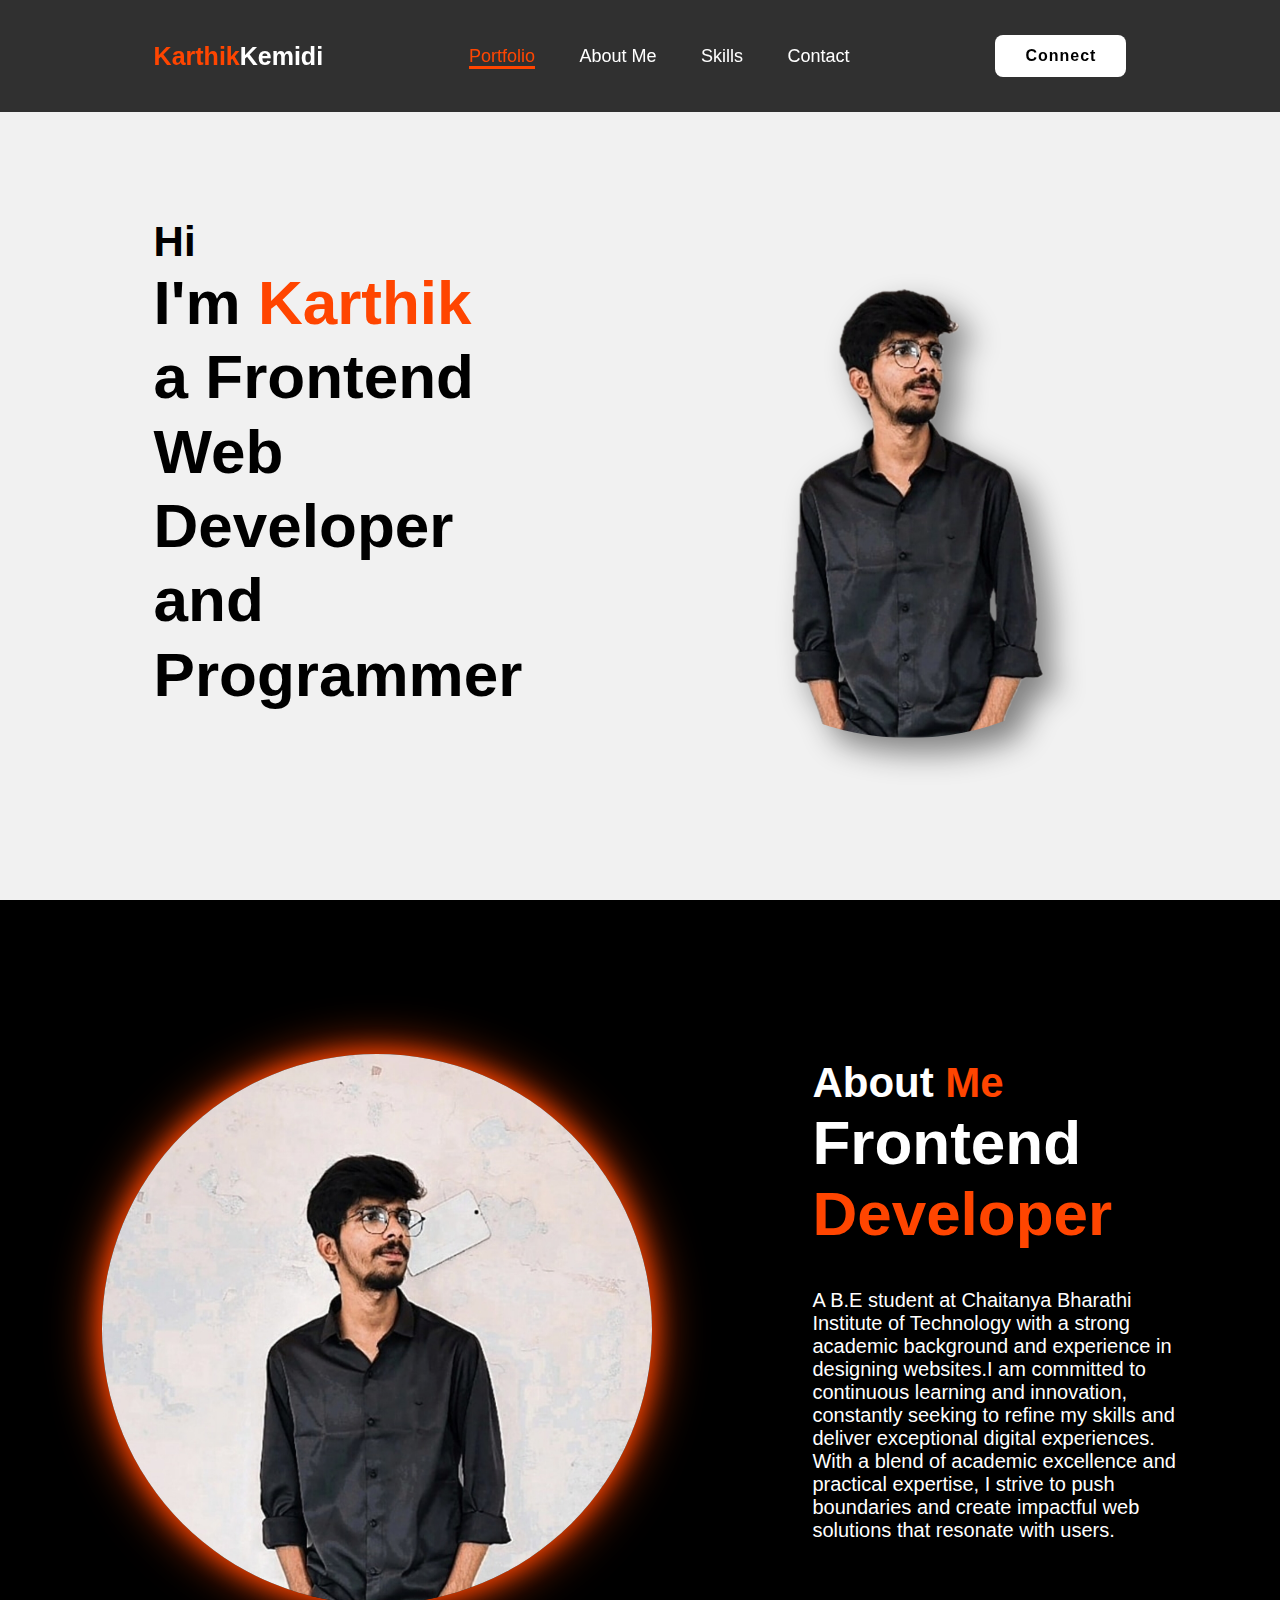
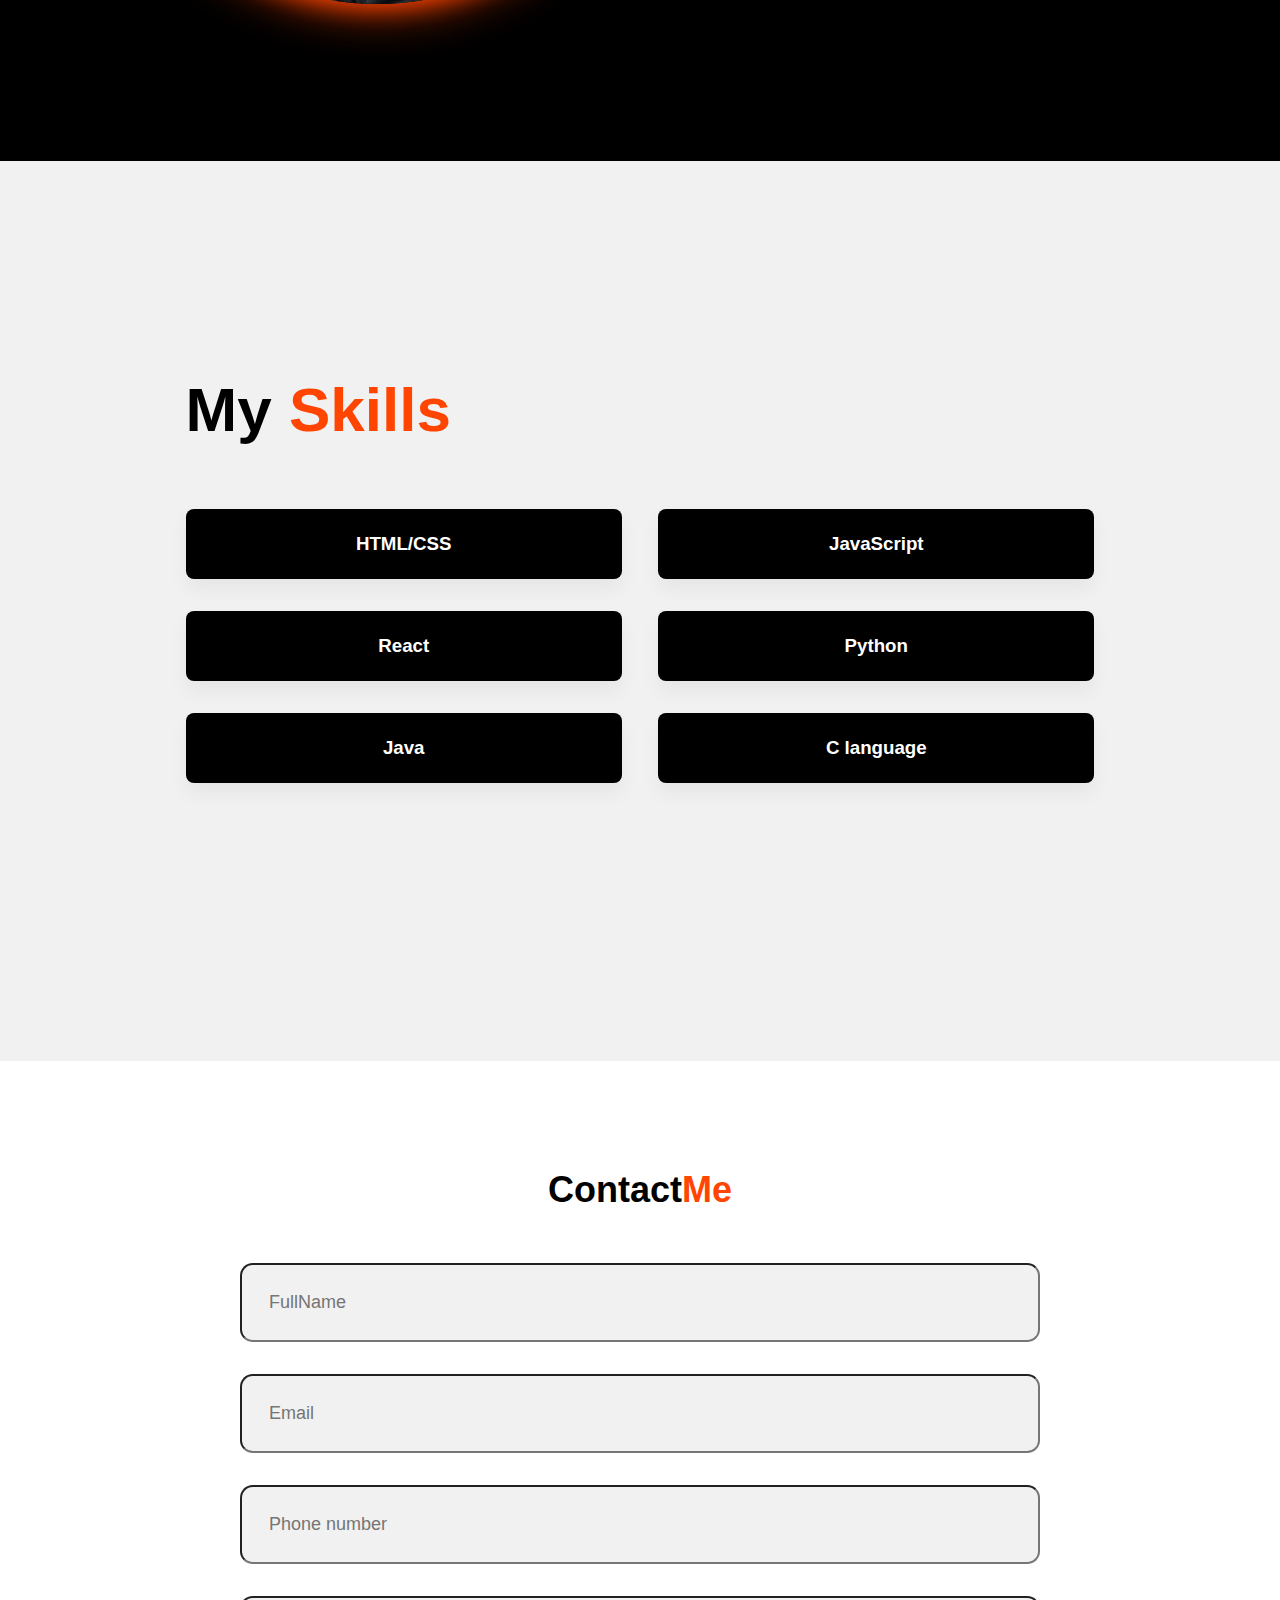
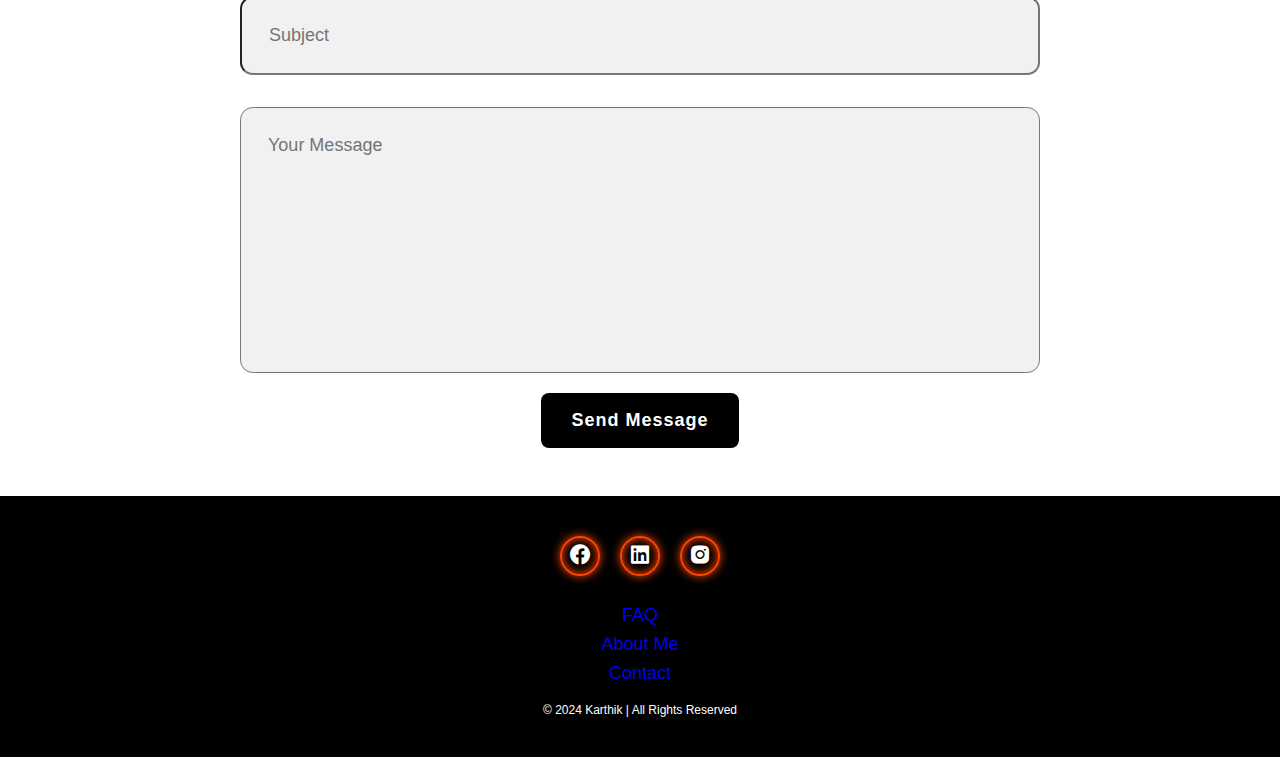
<file: index.html>
<!DOCTYPE html>
<html lang="en">
<head>
    <title>Simple Portfolio</title>
    <link rel="stylesheet" href="Portfolio.css">
    <meta charset="utf-8">
    <meta name="viewport" content="width=device-width, initial-scale=1">
    <link href='https://unpkg.com/boxicons@2.1.4/css/boxicons.min.css' rel='stylesheet'>
</head>
<body>
    <header class="header" > 
        <a  href="#" class="logo"><span>Karthik</span>Kemidi</a>
        <nav class="navbar">
            <a href="#" class="active">Portfolio</a>
            <a href="#about">About Me</a>
            <a href="#skills">Skills</a>
            <a href="#contact">Contact</a>
        </nav>
        <a href="#foot" class="contact">Connect</a>
    </header>
    <section class="home">
        <div class="home-content">
            <h3>Hi</h3>
            <h1>I'm <span>Karthik<br></span> a Frontend Web Developer and Programmer</h1>
        </div>
        <div class="img-box">
            <img src="22.png">
        </div>
    </section>
    <section class="about" id="about">    
        <div class="about-img">
            <img src="111.jpg" alt="">
        </div>
        <div class="about-content">
        <h2 class="heading">About <span>Me</span></h2>
        <h3>Frontend <span>Developer</span></h3>
        <p>A B.E student at Chaitanya Bharathi Institute of
            Technology with a strong academic background and
            experience in designing websites.I am committed to continuous learning and innovation, constantly seeking to refine my skills 
            and deliver exceptional digital experiences. With a blend of academic excellence and practical expertise, 
            I strive to push boundaries and create impactful web solutions that resonate with users.</p>
    </section>
    <section class="skills" id="skills">
    <div class="skills-content">
        <h2 class="heading">My <span>Skills</span></h2>
        <div class="skills-box">
            <div class="skill-item">
                <h3>HTML/CSS</h3>
                <div class="progress">
                    <div class="progress-bar html"></div>
                </div>
            </div>
            <div class="skill-item">
                <h3>JavaScript</h3>
                <div class="progress">
                    <div class="progress-bar javascript"></div>
                </div>
            </div>
            <div class="skill-item">
                <h3>React</h3>
                <div class="progress">
                    <div class="progress-bar react"></div>
                </div>
            </div>
            <div class="skill-item">
                <h3>Python</h3>
                <div class="progress">
                    <div class="progress-bar python"></div>
                </div>
            </div>
            <div class="skill-item">
                <h3>Java</h3>
                <div class="progress">
                    <div class="progress-bar java"></div>
                </div>
            </div>
            <div class="skill-item">
                <h3>C language</h3>
                <div class="progress">
                    <div class="progress-bar c"></div>
                </div>
            </div>
        </div>
    </div>
    </section>
    <section class="contact-form" id="contact">
        <h2 class="contact-me">Contact<span>Me</span></h2>
        <form action="#">
            <div class="input-box">
                <input type="text" placeholder="FullName">
                <input type="email" placeholder="Email">
            </div>
            <div class="input-box">
                <input type="number" placeholder="Phone number">
                <input type="text" placeholder="Subject">
            </div>
            <textarea name="" id="" rows="10" placeholder="Your Message"></textarea>
            <input type="submit" value="Send Message" class="btn-1">
        </form>
    </section>
    <footer class="footer" id="foot">
        <div class="social">
            <a href="https://www.facebook.com/kemidi.karthik/"><i class="bx bxl-facebook-circle"></i></a>
            <a href="https://www.linkedin.com/in/karthik-kemidi-b4924a25a/"><i class="bx bxl-linkedin-square"></i></a>
            <a href="https://www.instagram.com/mr.kk_04/"><i class="bx bxl-instagram-alt"></i></a>
        </div>
        <ul class="list">
            <li>
                <a href="#">FAQ</a>
            </li>
            <li>
                <a href="#">About Me</a>
            </li>
            <li>
                <a href="#">Contact</a>
            </li>
        </ul>
        <p class="copyright">© 2024 Karthik | All Rights Reserved</p>
    </footer>
</body>
</html>
</file>
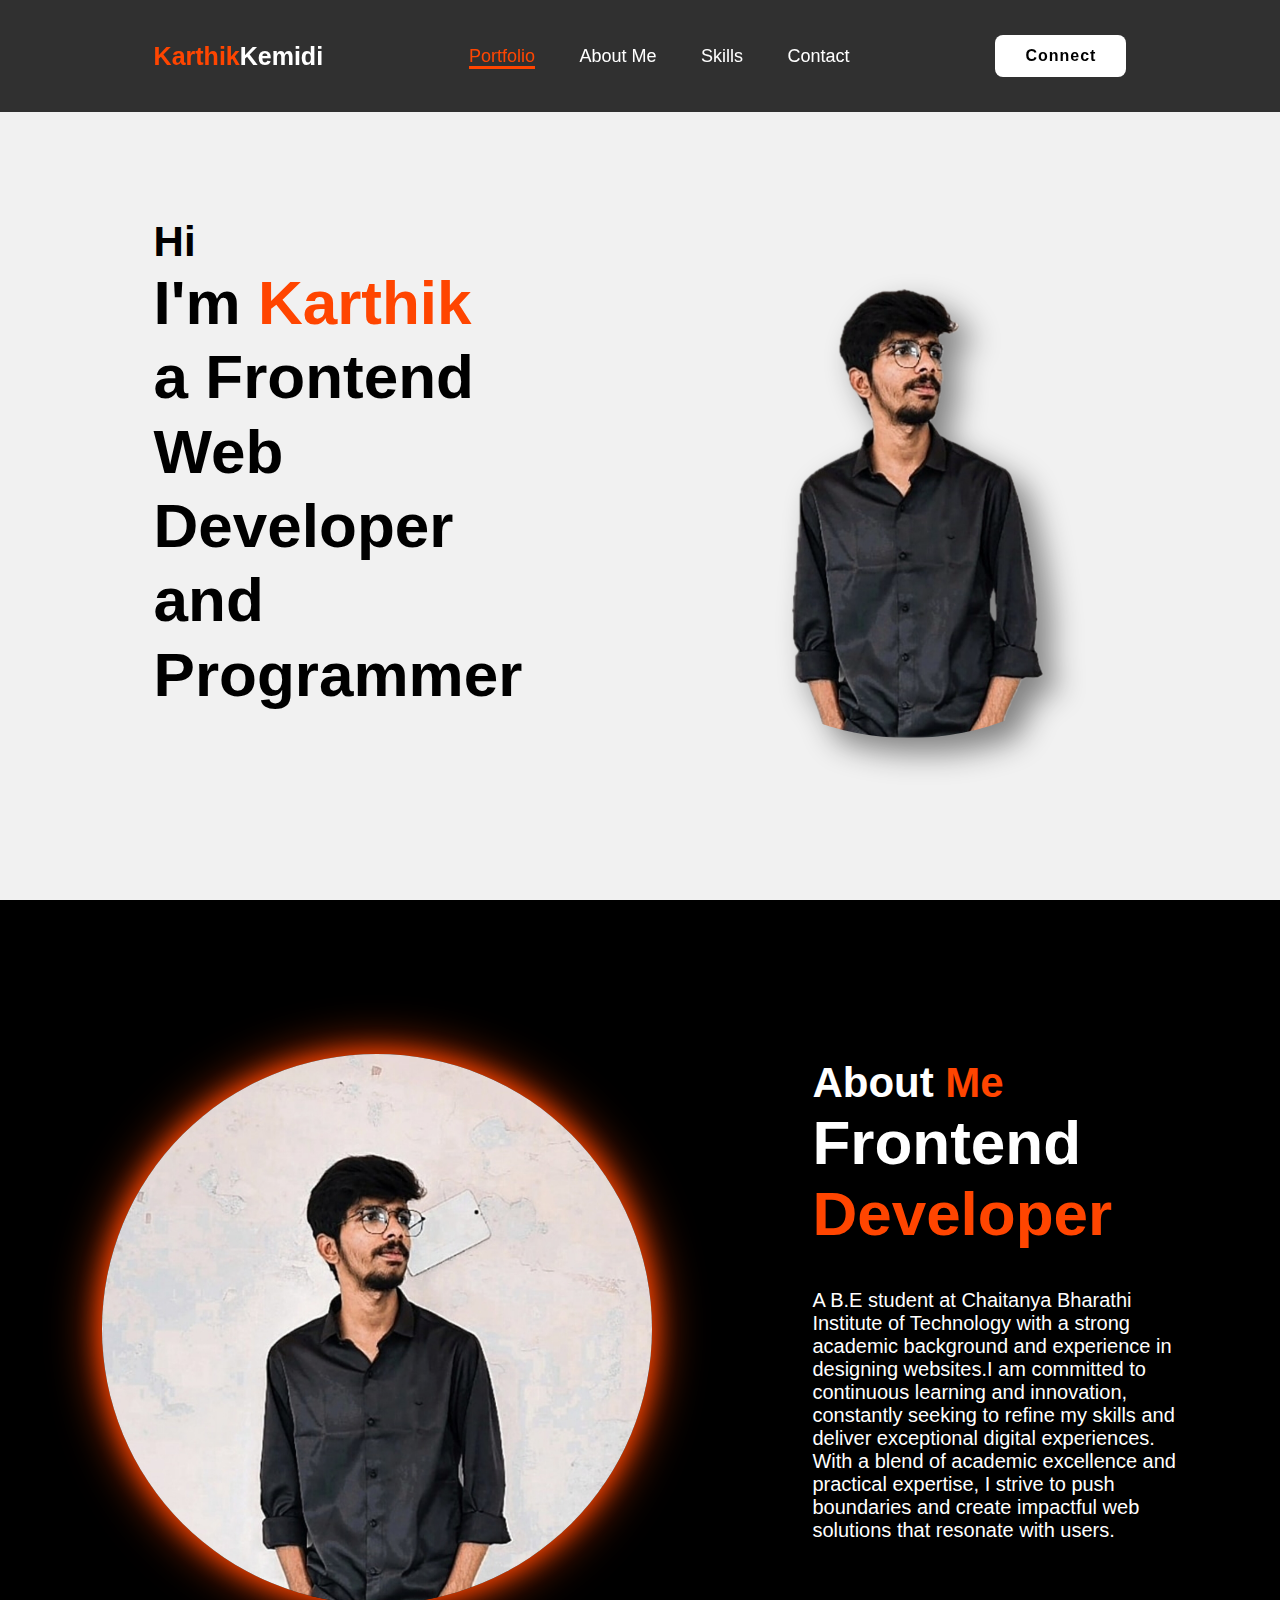
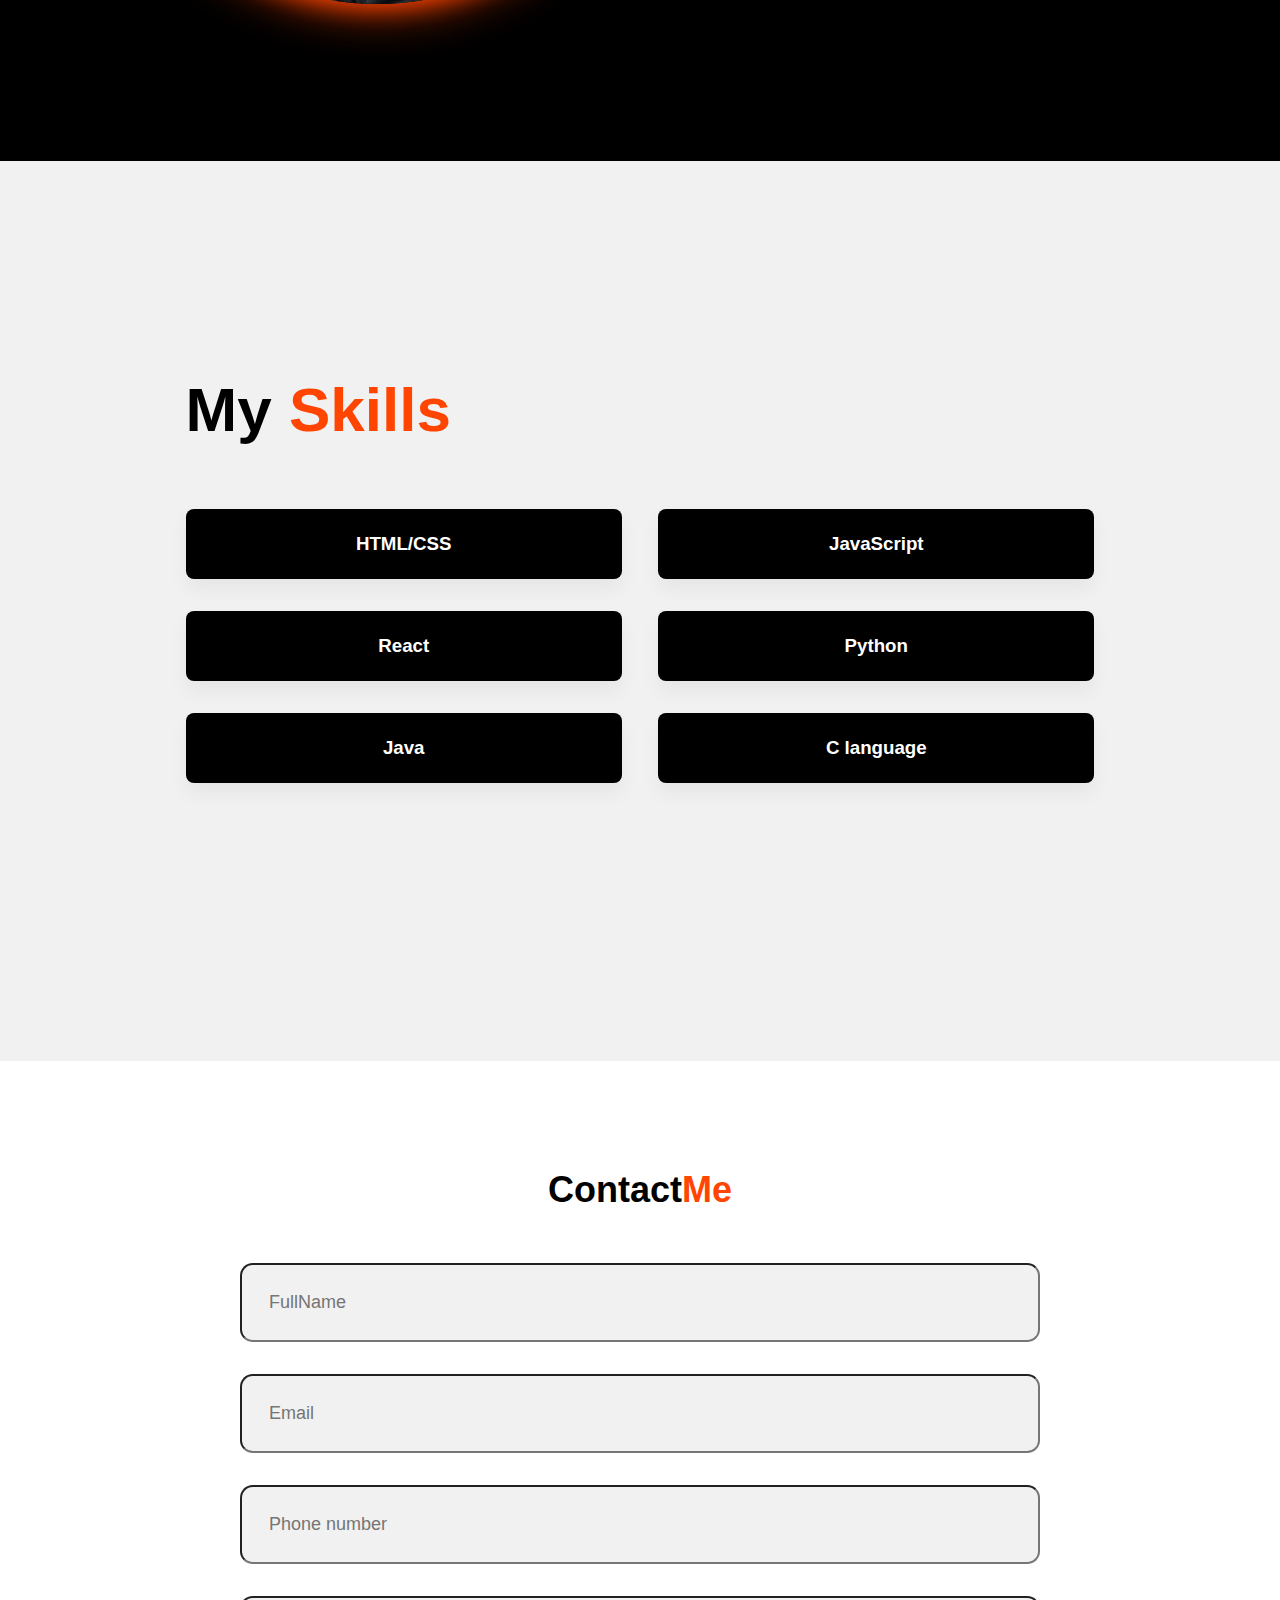
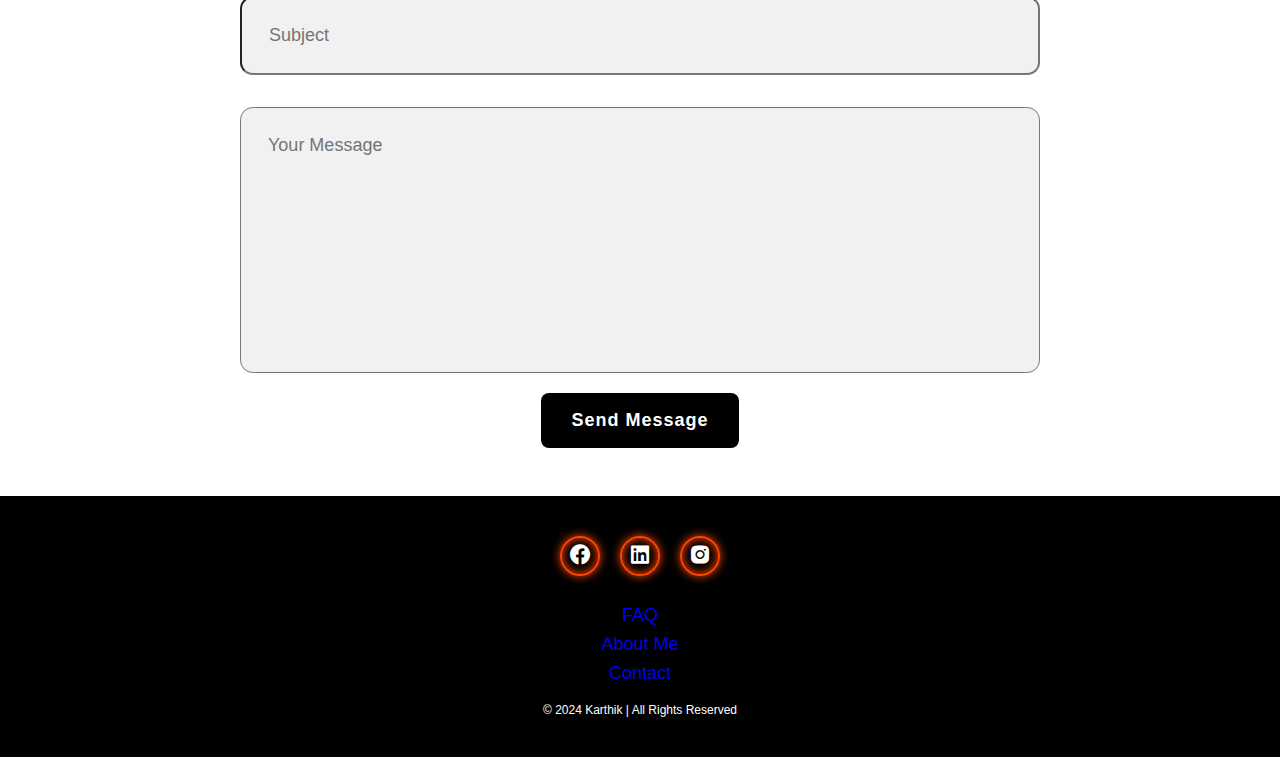
<file: Portfolio.html>
<!DOCTYPE html>
<html lang="en">
<head>
    <title>Simple Portfolio</title>
    <link rel="stylesheet" href="Portfolio.css">
    <link href='https://unpkg.com/boxicons@2.1.4/css/boxicons.min.css' rel='stylesheet'>
</head>
<body>
    <header class="header" > 
        <a  href="#" class="logo"><span>Karthik</span>Kemidi</a>
        <nav class="navbar">
            <a href="#" class="active">Portfolio</a>
            <a href="#about">About Me</a>
            <a href="#skills">Skills</a>
            <a href="#contact">Contact</a>
        </nav>
        <a href="#foot" class="contact">Connect</a>
    </header>
    <section class="home">
        <div class="home-content">
            <h3>Hi</h3>
            <h1>I'm <span>Karthik<br></span> a Frontend Web Developer and Programmer</h1>
        </div>
        <div class="img-box">
            <img src="22.png">
        </div>
    </section>
    <section class="about" id="about">    
        <div class="about-img">
            <img src="111.jpg" alt="">
        </div>
        <div class="about-content">
        <h2 class="heading">About <span>Me</span></h2>
        <h3>Frontend <span>Developer</span></h3>
        <p>A B.E student at Chaitanya Bharathi Institute of
            Technology with a strong academic background and
            experience in designing websites.I am committed to continuous learning and innovation, constantly seeking to refine my skills 
            and deliver exceptional digital experiences. With a blend of academic excellence and practical expertise, 
            I strive to push boundaries and create impactful web solutions that resonate with users.</p>
    </section>
    <section class="skills" id="skills">
    <div class="skills-content">
        <h2 class="heading">My <span>Skills</span></h2>
        <div class="skills-box">
            <div class="skill-item">
                <h3>HTML/CSS</h3>
                <div class="progress">
                    <div class="progress-bar html"></div>
                </div>
            </div>
            <div class="skill-item">
                <h3>JavaScript</h3>
                <div class="progress">
                    <div class="progress-bar javascript"></div>
                </div>
            </div>
            <div class="skill-item">
                <h3>React</h3>
                <div class="progress">
                    <div class="progress-bar react"></div>
                </div>
            </div>
            <div class="skill-item">
                <h3>Python</h3>
                <div class="progress">
                    <div class="progress-bar python"></div>
                </div>
            </div>
            <div class="skill-item">
                <h3>Java</h3>
                <div class="progress">
                    <div class="progress-bar java"></div>
                </div>
            </div>
            <div class="skill-item">
                <h3>C language</h3>
                <div class="progress">
                    <div class="progress-bar c"></div>
                </div>
            </div>
        </div>
    </div>
    </section>
    <section class="contact-form" id="contact">
        <h2 class="contact-me">Contact<span>Me</span></h2>
        <form action="#">
            <div class="input-box">
                <input type="text" placeholder="FullName">
                <input type="email" placeholder="Email">
            </div>
            <div class="input-box">
                <input type="number" placeholder="Phone number">
                <input type="text" placeholder="Subject">
            </div>
            <textarea name="" id="" rows="10" placeholder="Your Message"></textarea>
            <input type="submit" value="Send Message" class="btn-1">
        </form>
    </section>
    <footer class="footer" id="foot">
        <div class="social">
            <a href="https://www.facebook.com/kemidi.karthik/"><i class="bx bxl-facebook-circle"></i></a>
            <a href="https://www.linkedin.com/in/karthik-kemidi-b4924a25a/"><i class="bx bxl-linkedin-square"></i></a>
            <a href="https://www.instagram.com/mr.kk_04/"><i class="bx bxl-instagram-alt"></i></a>
        </div>
        <ul class="list">
            <li>
                <a href="#">FAQ</a>
            </li>
            <li>
                <a href="#">About Me</a>
            </li>
            <li>
                <a href="#">Contact</a>
            </li>
        </ul>
        <p class="copyright">© 2024 Karthik | All Rights Reserved</p>
    </footer>
</body>
</html>
</file>
<file: Portfolio.css>
*{
    margin: 0;
    padding: 0;
    box-sizing: border-box;
    font-family: 'Poppins', sans-serif;
    text-decoration: none;
    list-style: none;
    }
    .header{
    position: fixed;
    top: 0;
    left: 0;
    width: 100%;
    padding: 35px 12%;
    background: rgba(0, 0, 0, 0.8);
    backdrop-filter : blur(10px);
    display: flex;
    justify-content: space-between;
    align-items: center;
    z-index: 100;
    }
.logo{
    font-size: 25px;
    color: white;
    font-weight: 600;
    transition: 0.3s ease;
}
.logo:hover{
color: orangered;
text-shadow: 0 25px orangered,
0050px orangered;
transform: scale(1.1);
}
span{
color: orangered;
}
.navbar a{
    font-size: 18px;
    color: white;
    font-weight: 500;
    margin: 0 20px;
    border-bottom: 3px solid transparent;
    transition: 0.3s ease;
    }
.navbar a:hover,
.navbar a.active{
    color: orangered;
    border-bottom: 3px solid orangered;
    }
.contact{
        padding: 10px 28px;
        background-color: white;
        color: black;
        border: 2px solid transparent;
        border-radius: 8px;
        font-size: 16px;
        letter-spacing: 1px;
        font-weight: 600;
        transition: 0.3s ease;
        }
.contact:hover
        {         
        background-color: orangered;
        box-shadow:0 0 25px orangered;
        color:white;
        }
.home{
        width: 100%;
        min-height: 100vh;
        background:rgb(241,241, 241);
        display: flex;
        align-items: center;
        gap: 7em;
        padding: 30px 12% 0;
}
.skills{
        width: 100%;
        min-height: 100vh;
        background:rgb(241,241, 241);
        display: flex;
        align-items: center;
        gap: 7em;
        padding: 30px 12% 0;
}
.home-content{
        max-width: 800px;}
.home-content h3{
        font-size: 42px;}
.home-content h1{
        font-size: 62px;
        line-height: 1.2;
        }
.home-content p{
        font-size: 18px;
        margin: 25px 0 30px;
        }
.btn-box{
        width: 345px;
        display: flex;
        gap: 2em;}
.img-box img{
    filter: drop-shadow(15px 15px 15px grey);
    border-radius: 50%;
    width: 550px;

}
.about{
display: flex;
justify-content: center;
align-items: center;
padding: 12% 8%;
gap: 10em;
margin-bottom: 0;
background: black;}

.about-img img{
position: relative;
width: 550px;
box-shadow: 0 0 25px orangered,0 0 50px orangered;
border-radius: 50%;
}
.about-content h2{
text-align: left;
color:white;
font-size: 42px;
}
.about-content h3{
font-size: 62px;
color:
white;
}
.about-content p{
color:
white;
font-size: 20px;
margin: 2em 0 3em;
}
.contact-form h2{
text-align:
center;
margin-top:
3em;
margin-bottom: 1em;
font-size: 36px;
}
.btn-1{
padding: 15px 28px;
background-color:
black;
color:
white;
border: 2px solid transparent;
border-radius: 8px;
font-size: 18px;
letter-spacing: 1px;
font-weight: 600;
transition: 0.3s ease;
cursor: pointer;
}
.contact-form form{
max-width: 50em;
margin: 1rem auto;
text-align: center;
margin-bottom: 3em;
background-color: rgb(255, 255, 255);
}
.contact-form form .input-box {
display: flex;
justify-content: center;
flex-wrap: wrap;
}
.contact-form form .input-box input,
.contact-form form textarea{
width: 100%;
padding: 1.5em;
font-size: 18px;
color: black;
background:rgb(241, 241, 241);
border-radius: .8rem;
margin: 1rem 0;
resize: none;
}
.footer{
    position: relative;
    bottom: 0;
    width: 100%;
    padding: 40px 0;
    background-color: black;
    }
.footer  .social{
    text-align: center;
    padding-bottom: 25px;
    color:white;
}
.footer .social a{
font-size: 24px;
color:white;
border: 2px solid orangered;
width: 40px;
height: 40px;
line-height: 38px;
display: inline-block;
text-align: center;
border-radius: 50%;
margin: 0 8px;
box-shadow: inset 0 0 10px orangered,0 0 10px orangered;
transition: 0.3s ease;
}
.footer .social a:hover{
transform: scale(1.2)translateY(-10px);
color:
orangered;
border: 2px solid
orangered;}
.footer ul{
margin-top: 0;
padding: 0;
font-size: 18px;
line-height: 1.6;
margin-bottom: 0;
text-align: center;
color: white;
}
.footer .copyright{
margin-top: 15px;
text-align: center;
font-size: 12px;
color:white;
}
.footer .list{
        color: white;

}
.skills-content {
        width: 100%;
        max-width: 1200px;
        margin: 0 auto;
        padding: 0 2rem;
        text-align: center;
    }
    
    
    .skills-box {
        display: flex;
        flex-wrap: wrap;
        justify-content: space-between;
        margin: 4rem auto;
        width: 100%;
    }
    
    .skill-item {
        width: 48%;
        margin-bottom: 2rem;
        background-color: rgb(0, 0, 0);
        color:white;
        border-radius: 0.5rem;
        padding: 1.5rem;
        box-shadow: 0 10px 20px rgba(0, 0, 0, 0.05);
        transition: transform 0.3s ease-in-out;
    }
    
    .skill-item:hover {
        transform: translateY(-5px);
        box-shadow: 0 15px 30px rgba(0, 0, 0, 0.1);
    }
    .skills-content h2{
        text-align: left;
        color:rgb(0, 0, 0);
        font-size: 62px;
        }
</file>
